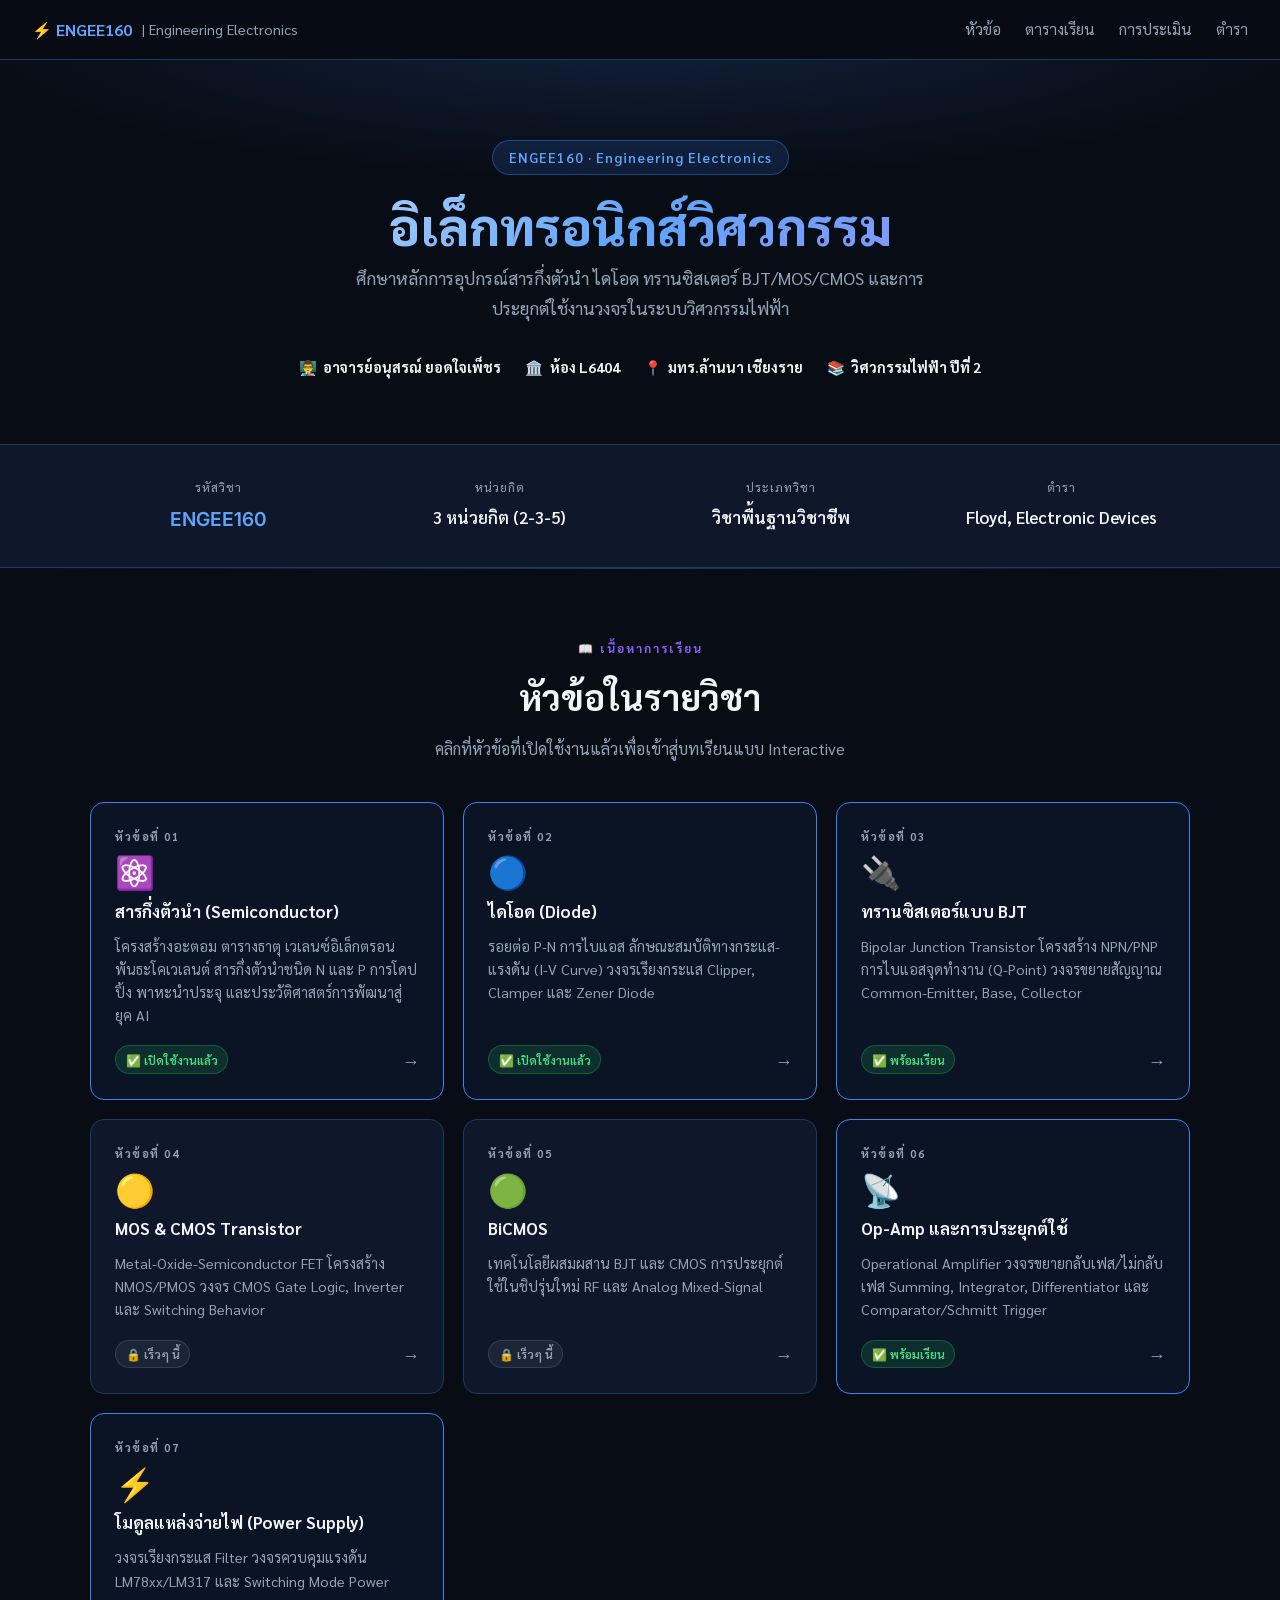
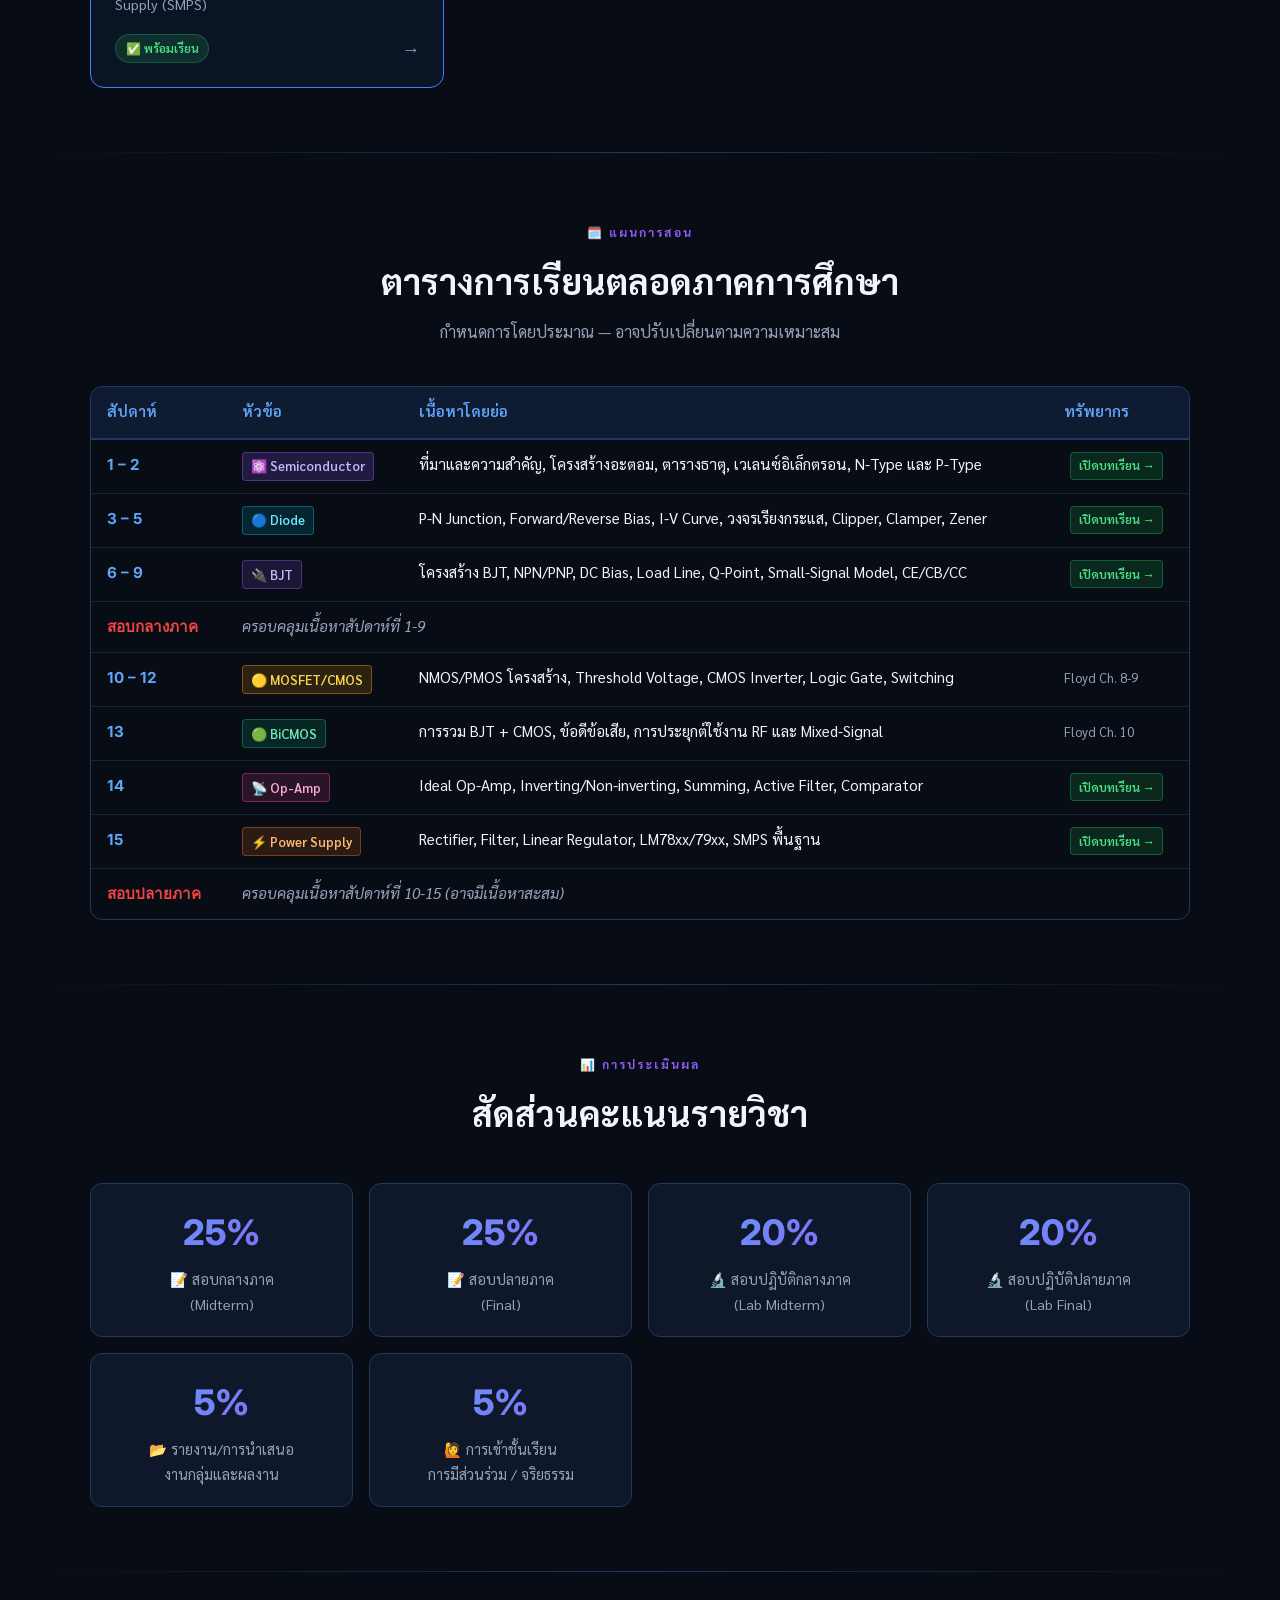
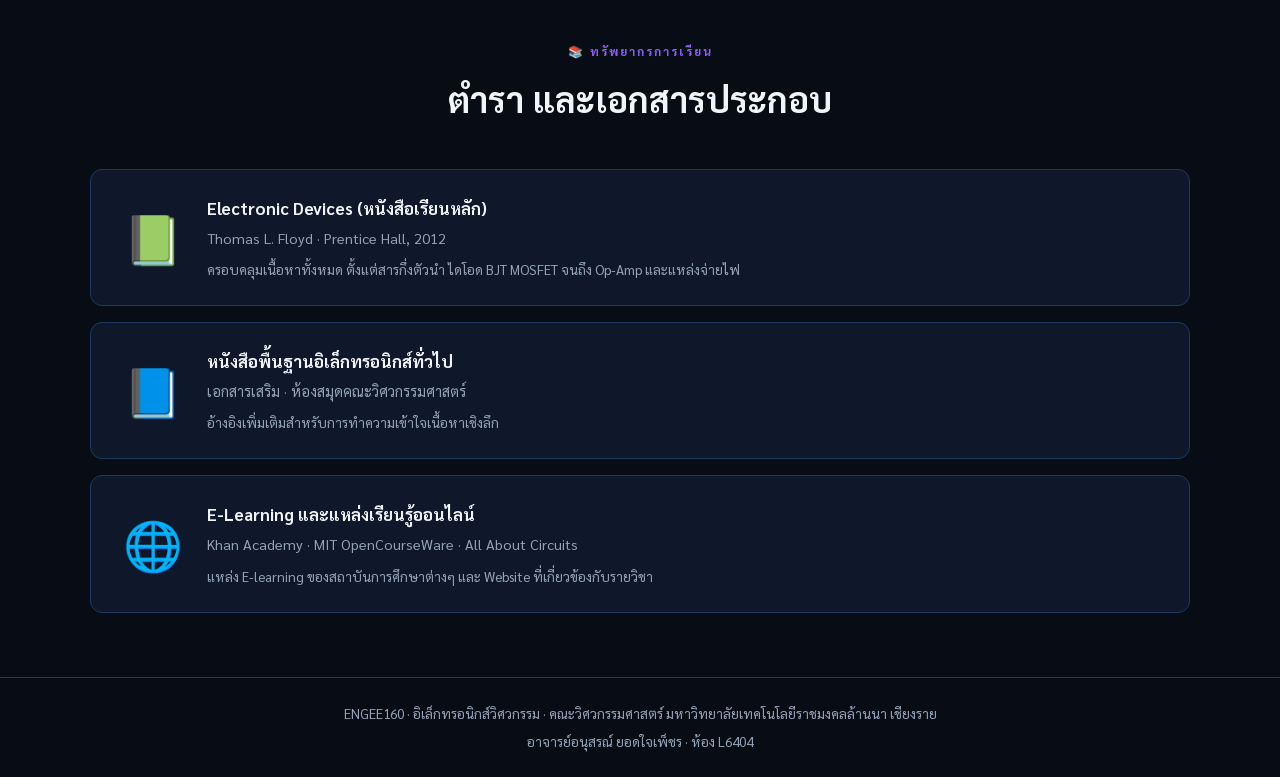
<file: index.html>
<!DOCTYPE html>
<html lang="th">
<head>
    <meta charset="UTF-8">
    <meta name="viewport" content="width=device-width, initial-scale=1.0">
    <title>ENGEE160 | อิเล็กทรอนิกส์วิศวกรรม</title>
    <meta name="description" content="เว็บไซต์ประกอบการเรียนวิชา ENGEE160 อิเล็กทรอนิกส์วิศวกรรม (Engineering Electronics) คณะวิศวกรรมศาสตร์ มทร.ล้านนา เชียงราย">
    <link rel="preconnect" href="https://fonts.googleapis.com">
    <link href="https://fonts.googleapis.com/css2?family=Sarabun:wght@300;400;500;600;700;800&family=Inter:wght@400;600;700&display=swap" rel="stylesheet">
    <style>
        :root {
            --bg:#080c14; --surface:#0f172a; --border:#1e3a5f;
            --primary:#3b82f6; --primary-glow:#60a5fa;
            --accent:#8b5cf6; --green:#22c55e; --red:#ef4444;
            --text:#f1f5f9; --muted:#94a3b8;
            --card-hover:rgba(59,130,246,0.06);
        }
        *{box-sizing:border-box;margin:0;padding:0}
        html{scroll-behavior:smooth}
        body{font-family:'Sarabun',sans-serif;background:var(--bg);color:var(--text);line-height:1.7;min-height:100vh}

        nav{position:sticky;top:0;z-index:100;background:rgba(8,12,20,0.88);backdrop-filter:blur(16px);border-bottom:1px solid var(--border);padding:0 2rem;display:flex;align-items:center;justify-content:space-between;height:60px}
        .nav-brand{display:flex;align-items:center;gap:.6rem;font-size:1rem;font-weight:700;color:var(--primary-glow);text-decoration:none}
        .nav-brand span{color:var(--muted);font-weight:400;font-size:.9rem}
        .nav-links{display:flex;gap:1.5rem}
        .nav-links a{color:var(--muted);text-decoration:none;font-size:.95rem;transition:color .2s}
        .nav-links a:hover{color:var(--text)}

        .hero{position:relative;overflow:hidden;padding:5rem 2rem 4rem;text-align:center;background:radial-gradient(ellipse 80% 60% at 50% -10%,rgba(59,130,246,0.18) 0%,transparent 70%)}
        .course-badge{display:inline-block;background:rgba(59,130,246,0.15);border:1px solid rgba(59,130,246,0.4);color:var(--primary-glow);padding:.3rem 1rem;border-radius:999px;font-size:.85rem;font-weight:600;letter-spacing:1px;margin-bottom:1.2rem}
        .hero h1{font-size:clamp(2rem,5vw,3.2rem);font-weight:800;line-height:1.2;background:linear-gradient(135deg,#f1f5f9 0%,#60a5fa 50%,#a78bfa 100%);-webkit-background-clip:text;-webkit-text-fill-color:transparent;background-clip:text;margin-bottom:.5rem}
        .hero-sub{font-size:1.1rem;color:var(--muted);max-width:600px;margin:0 auto 2rem}
        .hero-meta{display:flex;flex-wrap:wrap;justify-content:center;gap:1.5rem;font-size:.9rem}
        .hero-meta-item{display:flex;align-items:center;gap:.4rem;color:var(--muted)}
        .hero-meta-item strong{color:var(--text)}

        section{padding:4rem 2rem}
        .container{max-width:1100px;margin:0 auto}
        .section-header{text-align:center;margin-bottom:2.5rem}
        .section-tag{display:inline-block;font-size:.75rem;font-weight:700;letter-spacing:2px;text-transform:uppercase;color:var(--accent);margin-bottom:.5rem}
        .section-header h2{font-size:clamp(1.6rem,3vw,2.2rem);font-weight:700}
        .section-header p{color:var(--muted);margin-top:.5rem;font-size:1rem}

        .info-strip{background:var(--surface);border-top:1px solid var(--border);border-bottom:1px solid var(--border);padding:2rem}
        .info-grid{display:grid;grid-template-columns:repeat(auto-fit,minmax(200px,1fr));gap:1.5rem;max-width:1100px;margin:0 auto}
        .info-item{text-align:center}
        .info-item .label{font-size:.78rem;text-transform:uppercase;letter-spacing:1px;color:var(--muted);margin-bottom:.3rem}
        .info-item .value{font-size:1.05rem;font-weight:600}
        .info-item .value.code{font-family:'Inter',monospace;color:var(--primary-glow);font-size:1.2rem}

        .topics-grid{display:grid;grid-template-columns:repeat(auto-fill,minmax(300px,1fr));gap:1.2rem}
        .topic-card{background:var(--surface);border:1px solid var(--border);border-radius:14px;padding:1.5rem;text-decoration:none;color:inherit;display:flex;flex-direction:column;gap:.6rem;transition:transform .2s,border-color .2s,box-shadow .2s,background .2s;position:relative;overflow:hidden}
        .topic-card::before{content:'';position:absolute;top:0;left:0;right:0;height:3px;background:linear-gradient(90deg,var(--ca),var(--cb));opacity:0;transition:opacity .2s}
        .topic-card:hover{transform:translateY(-4px);border-color:var(--ca,var(--primary));box-shadow:0 8px 32px rgba(0,0,0,.4);background:var(--card-hover)}
        .topic-card:hover::before{opacity:1}
        .topic-card.live{border-color:var(--primary);background:rgba(59,130,246,.07)}
        .topic-card.live:hover{box-shadow:0 8px 32px rgba(59,130,246,.2)}
        .card-number{font-size:.7rem;font-weight:700;letter-spacing:1.5px;text-transform:uppercase;color:var(--muted)}
        .card-icon{font-size:2rem;line-height:1}
        .card-title{font-size:1.05rem;font-weight:700}
        .card-desc{font-size:.9rem;color:var(--muted);line-height:1.6;flex:1}
        .card-footer{display:flex;align-items:center;justify-content:space-between;margin-top:.5rem}
        .card-tag{font-size:.75rem;padding:.2rem .6rem;border-radius:999px;font-weight:600}
        .tag-ok{background:rgba(34,197,94,.15);color:#4ade80;border:1px solid rgba(34,197,94,.3)}
        .tag-soon{background:rgba(148,163,184,.1);color:var(--muted);border:1px solid rgba(148,163,184,.2)}
        .card-arrow{color:var(--muted);font-size:1.1rem;transition:transform .2s,color .2s}
        .topic-card:hover .card-arrow{transform:translateX(4px);color:var(--text)}

        .schedule-table{width:100%;border-collapse:collapse;font-size:.95rem}
        .schedule-table th{background:rgba(59,130,246,.12);color:var(--primary-glow);padding:.8rem 1rem;text-align:left;font-weight:600;border-bottom:2px solid var(--border)}
        .schedule-table td{padding:.75rem 1rem;border-bottom:1px solid rgba(30,58,95,.5);vertical-align:top}
        .schedule-table tr:hover td{background:rgba(59,130,246,.04)}
        .schedule-table tr:last-child td{border-bottom:none}
        .wk{font-weight:700;color:var(--primary-glow);font-family:'Inter',monospace;white-space:nowrap}
        .badge{display:inline-block;padding:.15rem .5rem;border-radius:4px;font-size:.82rem;font-weight:600;border:1px solid}
        .lnk{display:inline-block;background:rgba(34,197,94,.15);border:1px solid rgba(34,197,94,.35);color:#4ade80;padding:.15rem .5rem;border-radius:4px;font-size:.78rem;font-weight:600;text-decoration:none;margin-left:.4rem}
        .lnk:hover{background:rgba(34,197,94,.25)}

        .assess-grid{display:grid;grid-template-columns:repeat(auto-fill,minmax(220px,1fr));gap:1rem}
        .assess-card{background:var(--surface);border:1px solid var(--border);border-radius:12px;padding:1.2rem;text-align:center}
        .assess-pct{font-size:2.2rem;font-weight:800;font-family:'Inter',sans-serif;background:linear-gradient(135deg,var(--primary-glow),var(--accent));-webkit-background-clip:text;-webkit-text-fill-color:transparent;background-clip:text}
        .assess-label{font-size:.9rem;color:var(--muted);margin-top:.3rem}

        .book-card{background:var(--surface);border:1px solid var(--border);border-radius:12px;padding:1.5rem 2rem;display:flex;align-items:center;gap:1.5rem}
        .book-icon{font-size:3rem;flex-shrink:0}
        .book-title{font-size:1.05rem;font-weight:700}
        .book-author{font-size:.9rem;color:var(--muted);margin-top:.2rem}

        .divider{height:1px;background:linear-gradient(90deg,transparent,var(--border),transparent);margin:0 2rem}
        footer{border-top:1px solid var(--border);padding:1.5rem 2rem;text-align:center;color:var(--muted);font-size:.85rem}

        @keyframes pulse-glow{0%,100%{box-shadow:0 0 0 0 rgba(59,130,246,.4)}50%{box-shadow:0 0 0 8px rgba(59,130,246,0)}}
        .pulse{animation:pulse-glow 2.5s ease-in-out infinite}

        @media(max-width:640px){nav{padding:0 1rem}.nav-links{display:none}.hero{padding:3rem 1rem 2.5rem}section{padding:2.5rem 1rem}.book-card{flex-direction:column;text-align:center}}
    </style>
</head>
<body>

<nav>
    <a href="#" class="nav-brand">
        ⚡ ENGEE160 <span>| Engineering Electronics</span>
    </a>
    <div class="nav-links">
        <a href="#topics">หัวข้อ</a>
        <a href="#schedule">ตารางเรียน</a>
        <a href="#assessment">การประเมิน</a>
        <a href="#references">ตำรา</a>
    </div>
</nav>

<section class="hero">
    <div class="course-badge">ENGEE160 · Engineering Electronics</div>
    <h1>อิเล็กทรอนิกส์วิศวกรรม</h1>
    <p class="hero-sub">
        ศึกษาหลักการอุปกรณ์สารกึ่งตัวนำ ไดโอด ทรานซิสเตอร์ BJT/MOS/CMOS
        และการประยุกต์ใช้งานวงจรในระบบวิศวกรรมไฟฟ้า
    </p>
    <div class="hero-meta">
        <div class="hero-meta-item">👨‍🏫 <strong>อาจารย์อนุสรณ์ ยอดใจเพ็ชร</strong></div>
        <div class="hero-meta-item">🏛️ <strong>ห้อง L6404</strong></div>
        <div class="hero-meta-item">📍 <strong>มทร.ล้านนา เชียงราย</strong></div>
        <div class="hero-meta-item">📚 <strong>วิศวกรรมไฟฟ้า ปีที่ 2</strong></div>
    </div>
</section>

<div class="info-strip">
    <div class="info-grid">
        <div class="info-item"><div class="label">รหัสวิชา</div><div class="value code">ENGEE160</div></div>
        <div class="info-item"><div class="label">หน่วยกิต</div><div class="value">3 หน่วยกิต (2-3-5)</div></div>
        <div class="info-item"><div class="label">ประเภทวิชา</div><div class="value">วิชาพื้นฐานวิชาชีพ</div></div>
        <div class="info-item"><div class="label">ตำรา</div><div class="value">Floyd, Electronic Devices</div></div>
    </div>
</div>

<div class="divider"></div>

<section id="topics">
    <div class="container">
        <div class="section-header">
            <div class="section-tag">📖 เนื้อหาการเรียน</div>
            <h2>หัวข้อในรายวิชา</h2>
            <p>คลิกที่หัวข้อที่เปิดใช้งานแล้วเพื่อเข้าสู่บทเรียนแบบ Interactive</p>
        </div>
        <div class="topics-grid">

            <a href="Semiconductor/index.html" class="topic-card live pulse" style="--ca:#3b82f6;--cb:#8b5cf6">
                <div class="card-number">หัวข้อที่ 01</div>
                <div class="card-icon">⚛️</div>
                <div class="card-title">สารกึ่งตัวนำ (Semiconductor)</div>
                <div class="card-desc">โครงสร้างอะตอม ตารางธาตุ เวเลนซ์อิเล็กตรอน พันธะโคเวเลนต์ สารกึ่งตัวนำชนิด N และ P การโดปปิ้ง พาหะนำประจุ และประวัติศาสตร์การพัฒนาสู่ยุค AI</div>
                <div class="card-footer">
                    <span class="card-tag tag-ok">✅ เปิดใช้งานแล้ว</span>
                    <span class="card-arrow">→</span>
                </div>
            </a>

            <a href="Diode/index.html" class="topic-card live pulse" style="--ca:#06b6d4;--cb:#3b82f6">
                <div class="card-number">หัวข้อที่ 02</div>
                <div class="card-icon">🔵</div>
                <div class="card-title">ไดโอด (Diode)</div>
                <div class="card-desc">รอยต่อ P-N การไบแอส ลักษณะสมบัติทางกระแส-แรงดัน (I-V Curve) วงจรเรียงกระแส Clipper, Clamper และ Zener Diode</div>
                <div class="card-footer"><span class="card-tag tag-ok">✅ เปิดใช้งานแล้ว</span><span class="card-arrow">→</span></div>
            </a>

            <a href="BJT/index.html" class="topic-card live pulse" style="--ca:#8b5cf6;--cb:#ec4899">
                <div class="card-number">หัวข้อที่ 03</div>
                <div class="card-icon">🔌</div>
                <div class="card-title">ทรานซิสเตอร์แบบ BJT</div>
                <div class="card-desc">Bipolar Junction Transistor โครงสร้าง NPN/PNP การไบแอสจุดทำงาน (Q-Point) วงจรขยายสัญญาณ Common-Emitter, Base, Collector</div>
                <div class="card-footer"><span class="card-tag tag-ok">✅ พร้อมเรียน</span><span class="card-arrow">→</span></div>
            </a>

            <div class="topic-card" style="--ca:#f59e0b;--cb:#ef4444">
                <div class="card-number">หัวข้อที่ 04</div>
                <div class="card-icon">🟡</div>
                <div class="card-title">MOS & CMOS Transistor</div>
                <div class="card-desc">Metal-Oxide-Semiconductor FET โครงสร้าง NMOS/PMOS วงจร CMOS Gate Logic, Inverter และ Switching Behavior</div>
                <div class="card-footer"><span class="card-tag tag-soon">🔒 เร็วๆ นี้</span><span class="card-arrow">→</span></div>
            </div>

            <div class="topic-card" style="--ca:#10b981;--cb:#06b6d4">
                <div class="card-number">หัวข้อที่ 05</div>
                <div class="card-icon">🟢</div>
                <div class="card-title">BiCMOS</div>
                <div class="card-desc">เทคโนโลยีผสมผสาน BJT และ CMOS การประยุกต์ใช้ในชิปรุ่นใหม่ RF และ Analog Mixed-Signal</div>
                <div class="card-footer"><span class="card-tag tag-soon">🔒 เร็วๆ นี้</span><span class="card-arrow">→</span></div>
            </div>

            <a href="OpAmp/index.html" class="topic-card live pulse" style="--ca:#ec4899;--cb:#8b5cf6">
                <div class="card-number">หัวข้อที่ 06</div>
                <div class="card-icon">📡</div>
                <div class="card-title">Op-Amp และการประยุกต์ใช้</div>
                <div class="card-desc">Operational Amplifier วงจรขยายกลับเฟส/ไม่กลับเฟส Summing, Integrator, Differentiator และ Comparator/Schmitt Trigger</div>
                <div class="card-footer"><span class="card-tag tag-ok">✅ พร้อมเรียน</span><span class="card-arrow">→</span></div>
            </a>

            <a href="PowerSupply/index.html" class="topic-card live pulse" style="--ca:#f97316;--cb:#eab308">
                <div class="card-number">หัวข้อที่ 07</div>
                <div class="card-icon">⚡</div>
                <div class="card-title">โมดูลแหล่งจ่ายไฟ (Power Supply)</div>
                <div class="card-desc">วงจรเรียงกระแส Filter วงจรควบคุมแรงดัน LM78xx/LM317 และ Switching Mode Power Supply (SMPS)</div>
                <div class="card-footer"><span class="card-tag tag-ok">✅ พร้อมเรียน</span><span class="card-arrow">→</span></div>
            </a>

        </div>
    </div>
</section>

<div class="divider"></div>

<section id="schedule">
    <div class="container">
        <div class="section-header">
            <div class="section-tag">🗓️ แผนการสอน</div>
            <h2>ตารางการเรียนตลอดภาคการศึกษา</h2>
            <p>กำหนดการโดยประมาณ — อาจปรับเปลี่ยนตามความเหมาะสม</p>
        </div>
        <div style="overflow-x:auto;border-radius:12px;border:1px solid var(--border)">
        <table class="schedule-table">
            <thead>
                <tr><th>สัปดาห์</th><th>หัวข้อ</th><th>เนื้อหาโดยย่อ</th><th>ทรัพยากร</th></tr>
            </thead>
            <tbody>
                <tr>
                    <td class="wk">1 – 2</td>
                    <td><span class="badge" style="background:rgba(139,92,246,.2);border-color:rgba(139,92,246,.4);color:#c4b5fd">⚛️ Semiconductor</span></td>
                    <td>ที่มาและความสำคัญ, โครงสร้างอะตอม, ตารางธาตุ, เวเลนซ์อิเล็กตรอน, N-Type และ P-Type</td>
                    <td><a href="Semiconductor/index.html" class="lnk">เปิดบทเรียน →</a></td>
                </tr>
                <tr>
                    <td class="wk">3 – 5</td>
                    <td><span class="badge" style="background:rgba(6,182,212,.15);border-color:rgba(6,182,212,.4);color:#67e8f9">🔵 Diode</span></td>
                    <td>P-N Junction, Forward/Reverse Bias, I-V Curve, วงจรเรียงกระแส, Clipper, Clamper, Zener</td>
                    <td><a href="Diode/index.html" class="lnk">เปิดบทเรียน →</a></td>
                </tr>
                <tr>
                    <td class="wk">6 – 9</td>
                    <td><span class="badge" style="background:rgba(139,92,246,.15);border-color:rgba(139,92,246,.4);color:#c4b5fd">🔌 BJT</span></td>
                    <td>โครงสร้าง BJT, NPN/PNP, DC Bias, Load Line, Q-Point, Small-Signal Model, CE/CB/CC</td>
                    <td><a href="BJT/index.html" class="lnk">เปิดบทเรียน →</a></td>
                </tr>
                <tr>
                    <td class="wk" style="color:var(--red)">สอบกลางภาค</td>
                    <td colspan="3" style="color:var(--muted);font-style:italic">ครอบคลุมเนื้อหาสัปดาห์ที่ 1-9</td>
                </tr>
                <tr>
                    <td class="wk">10 – 12</td>
                    <td><span class="badge" style="background:rgba(245,158,11,.15);border-color:rgba(245,158,11,.4);color:#fcd34d">🟡 MOSFET/CMOS</span></td>
                    <td>NMOS/PMOS โครงสร้าง, Threshold Voltage, CMOS Inverter, Logic Gate, Switching</td>
                    <td><span style="color:var(--muted);font-size:.8rem">Floyd Ch. 8-9</span></td>
                </tr>
                <tr>
                    <td class="wk">13</td>
                    <td><span class="badge" style="background:rgba(16,185,129,.15);border-color:rgba(16,185,129,.4);color:#6ee7b7">🟢 BiCMOS</span></td>
                    <td>การรวม BJT + CMOS, ข้อดีข้อเสีย, การประยุกต์ใช้งาน RF และ Mixed-Signal</td>
                    <td><span style="color:var(--muted);font-size:.8rem">Floyd Ch. 10</span></td>
                </tr>
                <tr>
                    <td class="wk">14</td>
                    <td><span class="badge" style="background:rgba(236,72,153,.15);border-color:rgba(236,72,153,.4);color:#f9a8d4">📡 Op-Amp</span></td>
                    <td>Ideal Op-Amp, Inverting/Non-inverting, Summing, Active Filter, Comparator</td>
                    <td><a href="OpAmp/index.html" class="lnk">เปิดบทเรียน →</a></td>
                </tr>
                <tr>
                    <td class="wk">15</td>
                    <td><span class="badge" style="background:rgba(249,115,22,.15);border-color:rgba(249,115,22,.4);color:#fdba74">⚡ Power Supply</span></td>
                    <td>Rectifier, Filter, Linear Regulator, LM78xx/79xx, SMPS พื้นฐาน</td>
                    <td><a href="PowerSupply/index.html" class="lnk">เปิดบทเรียน →</a></td>
                </tr>
                <tr>
                    <td class="wk" style="color:var(--red)">สอบปลายภาค</td>
                    <td colspan="3" style="color:var(--muted);font-style:italic">ครอบคลุมเนื้อหาสัปดาห์ที่ 10-15 (อาจมีเนื้อหาสะสม)</td>
                </tr>
            </tbody>
        </table>
        </div>
    </div>
</section>

<div class="divider"></div>

<section id="assessment">
    <div class="container">
        <div class="section-header">
            <div class="section-tag">📊 การประเมินผล</div>
            <h2>สัดส่วนคะแนนรายวิชา</h2>
        </div>
        <div class="assess-grid">
            <div class="assess-card"><div class="assess-pct">25%</div><div class="assess-label">📝 สอบกลางภาค<br>(Midterm)</div></div>
            <div class="assess-card"><div class="assess-pct">25%</div><div class="assess-label">📝 สอบปลายภาค<br>(Final)</div></div>
            <div class="assess-card"><div class="assess-pct">20%</div><div class="assess-label">🔬 สอบปฏิบัติกลางภาค<br>(Lab Midterm)</div></div>
            <div class="assess-card"><div class="assess-pct">20%</div><div class="assess-label">🔬 สอบปฏิบัติปลายภาค<br>(Lab Final)</div></div>
            <div class="assess-card"><div class="assess-pct">5%</div><div class="assess-label">📂 รายงาน/การนำเสนอ<br>งานกลุ่มและผลงาน</div></div>
            <div class="assess-card"><div class="assess-pct">5%</div><div class="assess-label">🙋 การเข้าชั้นเรียน<br>การมีส่วนร่วม / จริยธรรม</div></div>
        </div>
    </div>
</section>

<div class="divider"></div>

<section id="references">
    <div class="container">
        <div class="section-header">
            <div class="section-tag">📚 ทรัพยากรการเรียน</div>
            <h2>ตำรา และเอกสารประกอบ</h2>
        </div>
        <div style="display:flex;flex-direction:column;gap:1rem">
            <div class="book-card">
                <div class="book-icon">📗</div>
                <div>
                    <div class="book-title">Electronic Devices (หนังสือเรียนหลัก)</div>
                    <div class="book-author">Thomas L. Floyd · Prentice Hall, 2012</div>
                    <div style="margin-top:.5rem;font-size:.85rem;color:var(--muted)">ครอบคลุมเนื้อหาทั้งหมด ตั้งแต่สารกึ่งตัวนำ ไดโอด BJT MOSFET จนถึง Op-Amp และแหล่งจ่ายไฟ</div>
                </div>
            </div>
            <div class="book-card">
                <div class="book-icon">📘</div>
                <div>
                    <div class="book-title">หนังสือพื้นฐานอิเล็กทรอนิกส์ทั่วไป</div>
                    <div class="book-author">เอกสารเสริม · ห้องสมุดคณะวิศวกรรมศาสตร์</div>
                    <div style="margin-top:.5rem;font-size:.85rem;color:var(--muted)">อ้างอิงเพิ่มเติมสำหรับการทำความเข้าใจเนื้อหาเชิงลึก</div>
                </div>
            </div>
            <div class="book-card">
                <div class="book-icon">🌐</div>
                <div>
                    <div class="book-title">E-Learning และแหล่งเรียนรู้ออนไลน์</div>
                    <div class="book-author">Khan Academy · MIT OpenCourseWare · All About Circuits</div>
                    <div style="margin-top:.5rem;font-size:.85rem;color:var(--muted)">แหล่ง E-learning ของสถาบันการศึกษาต่างๆ และ Website ที่เกี่ยวข้องกับรายวิชา</div>
                </div>
            </div>
        </div>
    </div>
</section>

<footer>
    <p>ENGEE160 · อิเล็กทรอนิกส์วิศวกรรม · คณะวิศวกรรมศาสตร์ มหาวิทยาลัยเทคโนโลยีราชมงคลล้านนา เชียงราย</p>
    <p style="margin-top:.3rem">อาจารย์อนุสรณ์ ยอดใจเพ็ชร · ห้อง L6404</p>
</footer>

</body>
</html>
</file>
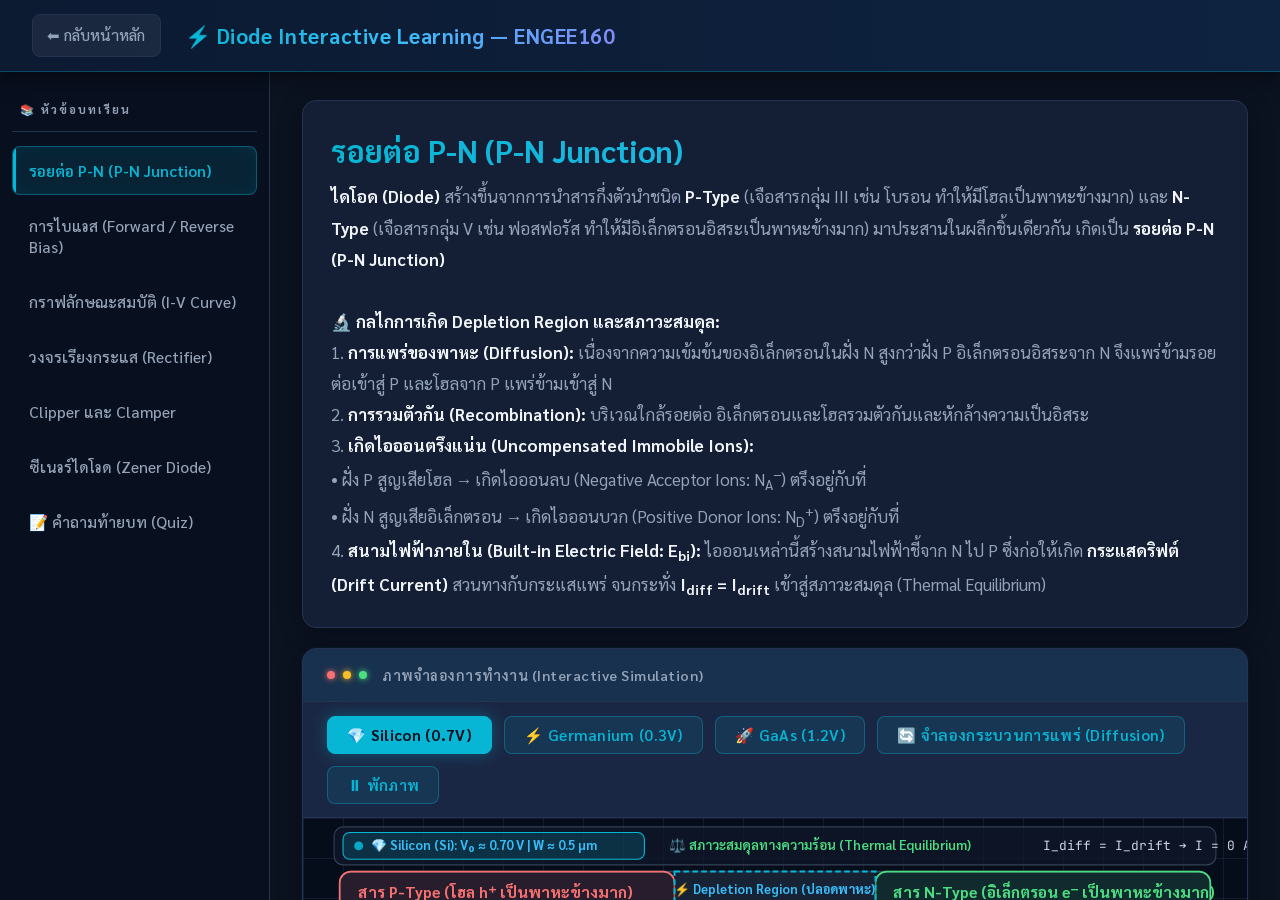
<file: Diode/index.html>
<!DOCTYPE html>
<html lang="th">
<head>
    <meta charset="UTF-8">
    <meta name="viewport" content="width=device-width, initial-scale=1.0">
    <meta http-equiv="Cache-Control" content="no-cache, no-store, must-revalidate">
    <meta http-equiv="Pragma" content="no-cache">
    <meta http-equiv="Expires" content="0">
    <title>ไดโอด (Diode) — ENGEE160 Electronics</title>
    <meta name="description" content="บทเรียนไดโอดแบบอินเทอร์แอคทีฟ: รอยต่อ P-N, I-V Curve, วงจรเรียงกระแส, Clipper, Clamper, Zener Diode">
    <link rel="stylesheet" href="style.css?v=2">
</head>
<body>
    <header>
        <a href="../index.html" class="back-btn">⬅ กลับหน้าหลัก</a>
        <div class="logo">⚡ Diode Interactive Learning — ENGEE160</div>
    </header>

    <div class="app-container">
        <aside id="sidebar">
            <div class="sidebar-label">📚 หัวข้อบทเรียน</div>
            <!-- Navigation injected by JS -->
        </aside>

        <main>
            <!-- Title Card -->
            <div class="card" id="info-card">
                <h1 id="topic-title">หัวข้อบทเรียน</h1>
                <p class="desc-text" id="topic-desc"></p>
            </div>

            <!-- Simulator Card -->
            <div class="simulator-card" id="sim-card">
                <div class="sim-header">
                    <div class="sim-dot red"></div>
                    <div class="sim-dot yellow"></div>
                    <div class="sim-dot green"></div>
                    &nbsp; ภาพจำลองการทำงาน (Interactive Simulation)
                </div>
                <div class="simulator-controls" id="sim-controls"></div>
                <div class="simulator-canvas" id="canvas-container">
                    <!-- SVG injected here -->
                </div>
            </div>

            <!-- Extra Info Card -->
            <div class="extra-card" id="extra-info-card">
                <div id="topic-extra"></div>
            </div>
        </main>
    </div>

    <script src="../common/certificate-engine.js?v=2"></script>
    <script src="../common/quiz-engine.js?v=2"></script>
    <script src="quiz-data.js?v=2"></script>
    <script src="script.js?v=2"></script>
</body>
</html>
</file>
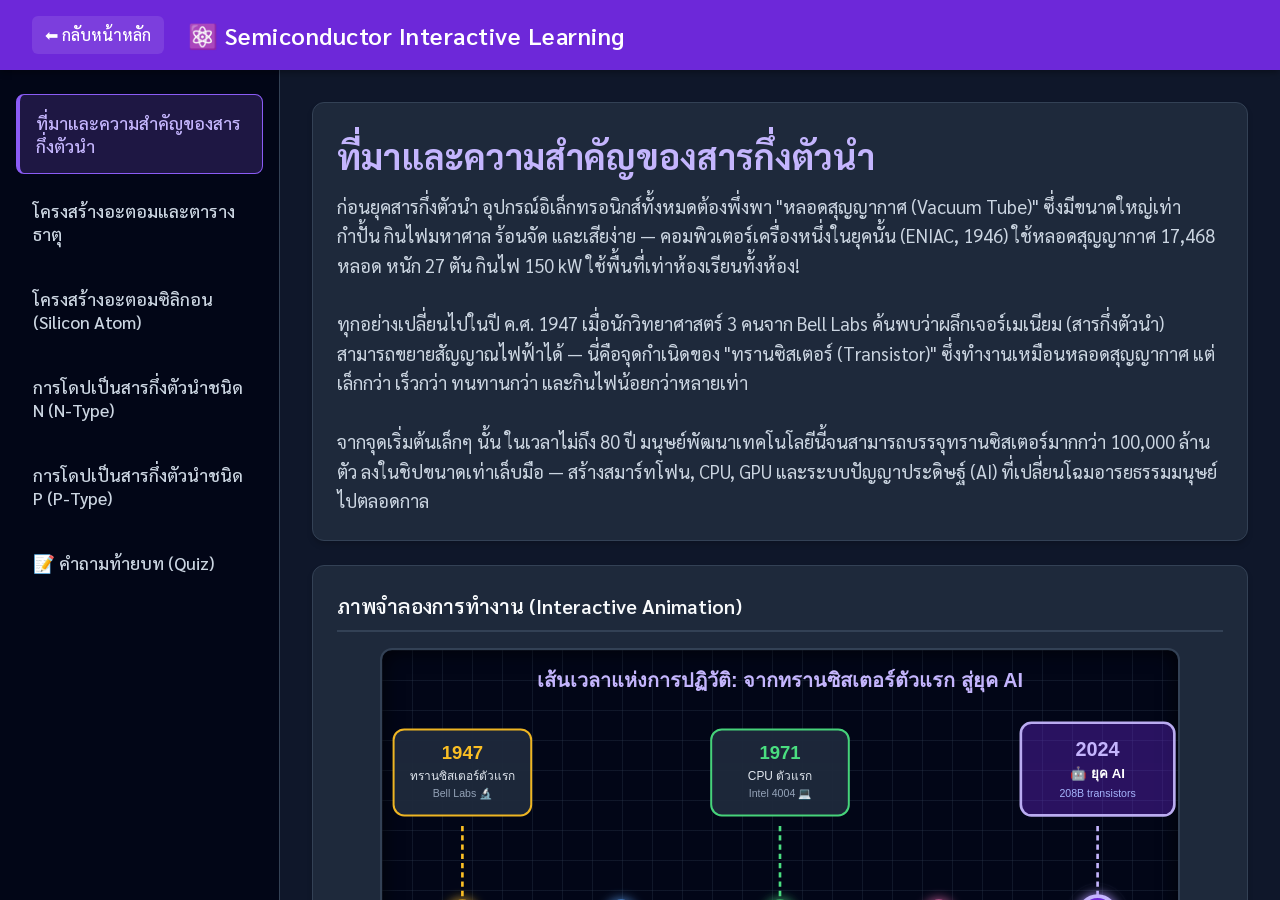
<file: Semiconductor/index.html>
<!DOCTYPE html>
<html lang="th">
<head>
    <meta charset="UTF-8">
    <meta name="viewport" content="width=device-width, initial-scale=1.0">
    <meta http-equiv="Cache-Control" content="no-cache, no-store, must-revalidate">
    <meta http-equiv="Pragma" content="no-cache">
    <meta http-equiv="Expires" content="0">
    <title>Electronic Engineering: Semiconductor</title>
    <link rel="stylesheet" href="style.css?v=2">
</head>
<body>
    <header>
        <a href="../index.html" class="back-btn">⬅ กลับหน้าหลัก</a>
        <div class="logo">⚛️ Semiconductor Interactive Learning</div>
    </header>
    <div class="app-container">
        <aside id="sidebar">
            <!-- Navigation will be generated by JS -->
        </aside>
        
        <main>
            <div class="card" id="info-card">
                <h1 id="topic-title">Topic Title</h1>
                <p id="topic-desc">Description goes here...</p>
            </div>

            <div class="card simulator-card">
                <h2>ภาพจำลองการทำงาน (Interactive Animation)</h2>
                <div class="simulator-controls" id="sim-controls">
                    <!-- Dynamic controls (play/pause/interact) -->
                </div>
                <div class="simulator-canvas">
                    <svg viewBox="0 0 600 400" id="anim-svg">
                        <defs>
                            <filter id="glow" x="-20%" y="-20%" width="140%" height="140%">
                                <feGaussianBlur stdDeviation="3" result="blur" />
                                <feMerge>
                                    <feMergeNode in="blur" />
                                    <feMergeNode in="SourceGraphic" />
                                </feMerge>
                            </filter>
                            <radialGradient id="atom-grad" cx="30%" cy="30%" r="70%">
                                <stop offset="0%" stop-color="#60a5fa" />
                                <stop offset="100%" stop-color="#1e3a8a" />
                            </radialGradient>
                            <radialGradient id="dopant-n-grad" cx="30%" cy="30%" r="70%">
                                <stop offset="0%" stop-color="#4ade80" />
                                <stop offset="100%" stop-color="#14532d" />
                            </radialGradient>
                            <radialGradient id="dopant-p-grad" cx="30%" cy="30%" r="70%">
                                <stop offset="0%" stop-color="#f87171" />
                                <stop offset="100%" stop-color="#7f1d1d" />
                            </radialGradient>
                        </defs>
                        <!-- Dynamic SVG Content -->
                        <g id="svg-container"></g>
                    </svg>
                </div>
            </div>

            <div class="card" id="extra-info-card">
                <h2>เกร็ดความรู้เพิ่มเติม (Key Takeaways)</h2>
                <div id="topic-extra" class="example-text"></div>
            </div>
        </main>
    </div>
    <script src="../common/certificate-engine.js?v=2"></script>
    <script src="../common/quiz-engine.js?v=2"></script>
    <script src="quiz-data.js?v=2"></script>
    <script src="script.js?v=2"></script>
</body>
</html>
</file>
<file: Diode/style.css>
@import url('https://fonts.googleapis.com/css2?family=Sarabun:wght@300;400;500;600;700&family=JetBrains+Mono:wght@400;600&display=swap');

:root {
    --primary: #06b6d4;
    --primary-dark: #0891b2;
    --primary-glow: rgba(6, 182, 212, 0.35);
    --bg: #0b1220;
    --surface: #141f35;
    --surface-2: #1a2744;
    --text: #f1f5f9;
    --text-light: #94a3b8;
    --border: #253352;
    --sidebar-bg: #080f1e;
    --electron: #fbbf24;
    --hole: #f87171;
    --green: #4ade80;
    --red: #f87171;
    --purple: #a78bfa;
}

* { box-sizing: border-box; margin: 0; padding: 0; }

body {
    font-family: 'Sarabun', sans-serif;
    background-color: var(--bg);
    color: var(--text);
    line-height: 1.7;
    display: flex;
    flex-direction: column;
    height: 100vh;
    overflow: hidden;
}

/* ===== HEADER ===== */
header {
    background: linear-gradient(90deg, #0c1a32, #0e2340);
    color: white;
    padding: 0.9rem 2rem;
    box-shadow: 0 4px 20px rgba(0, 0, 0, 0.5);
    z-index: 10;
    display: flex;
    align-items: center;
    gap: 1.5rem;
    border-bottom: 1px solid rgba(6, 182, 212, 0.3);
}

.back-btn {
    color: var(--text-light);
    text-decoration: none;
    font-size: 0.95rem;
    background: rgba(255, 255, 255, 0.06);
    padding: 0.45rem 0.9rem;
    border-radius: 8px;
    transition: all 0.25s;
    font-weight: 500;
    border: 1px solid var(--border);
}
.back-btn:hover {
    background: rgba(6, 182, 212, 0.15);
    color: var(--primary);
    border-color: var(--primary);
    transform: translateX(-3px);
}

.logo {
    font-size: 1.3rem;
    font-weight: 700;
    letter-spacing: 0.5px;
    background: linear-gradient(90deg, #06b6d4, #38bdf8, #818cf8);
    -webkit-background-clip: text;
    -webkit-text-fill-color: transparent;
    background-clip: text;
}

/* ===== LAYOUT ===== */
.app-container { display: flex; flex: 1; overflow: hidden; }

/* ===== SIDEBAR ===== */
aside {
    width: 270px;
    min-width: 270px;
    background: var(--sidebar-bg);
    display: flex;
    flex-direction: column;
    padding: 1.5rem 0.75rem;
    gap: 0.4rem;
    overflow-y: auto;
    border-right: 1px solid var(--border);
}

.sidebar-label {
    font-size: 0.7rem;
    font-weight: 700;
    text-transform: uppercase;
    letter-spacing: 2px;
    color: var(--text-light);
    padding: 0.25rem 0.5rem 0.75rem;
    border-bottom: 1px solid var(--border);
    margin-bottom: 0.5rem;
}

.nav-btn {
    background: transparent;
    color: var(--text-light);
    border: 1px solid transparent;
    padding: 0.8rem 1rem;
    text-align: left;
    font-size: 0.97rem;
    font-weight: 500;
    border-radius: 8px;
    cursor: pointer;
    transition: all 0.2s ease;
    font-family: 'Sarabun', sans-serif;
    position: relative;
    overflow: hidden;
}
.nav-btn::before {
    content: '';
    position: absolute;
    left: 0; top: 0; bottom: 0;
    width: 3px;
    background: var(--primary);
    transform: scaleY(0);
    transition: transform 0.25s ease;
    border-radius: 0 2px 2px 0;
}
.nav-btn:hover {
    background: rgba(6, 182, 212, 0.08);
    color: var(--text);
    border-color: rgba(6, 182, 212, 0.2);
}
.nav-btn:hover::before { transform: scaleY(0.5); }
.nav-btn.active {
    background: rgba(6, 182, 212, 0.12);
    color: var(--primary);
    border-color: rgba(6, 182, 212, 0.4);
    font-weight: 600;
}
.nav-btn.active::before { transform: scaleY(1); }

/* ===== MAIN CONTENT ===== */
main {
    flex: 1;
    padding: 1.75rem 2rem;
    overflow-y: auto;
    display: flex;
    flex-direction: column;
    gap: 1.25rem;
    scrollbar-width: thin;
    scrollbar-color: var(--border) transparent;
}

/* ===== CARDS ===== */
.card {
    background: var(--surface);
    border-radius: 14px;
    padding: 1.5rem 1.75rem;
    border: 1px solid var(--border);
    box-shadow: 0 4px 24px rgba(0, 0, 0, 0.25);
    animation: cardIn 0.4s ease forwards;
    flex-shrink: 0;
}

@keyframes cardIn {
    from { opacity: 0; transform: translateY(12px); }
    to   { opacity: 1; transform: translateY(0); }
}

h1 {
    font-size: 1.9rem;
    background: linear-gradient(90deg, var(--primary), #38bdf8);
    -webkit-background-clip: text;
    -webkit-text-fill-color: transparent;
    background-clip: text;
    margin-bottom: 0.3rem;
    font-weight: 700;
}

h2 {
    font-size: 1.1rem;
    color: var(--text-light);
    font-weight: 500;
    display: flex;
    align-items: center;
    gap: 0.5rem;
}
h2::before {
    content: '';
    display: inline-block;
    width: 4px;
    height: 1rem;
    background: var(--primary);
    border-radius: 2px;
    margin-right: 0.25rem;
}

p, li { color: var(--text-light); font-size: 1.05rem; }

.desc-text {
    color: var(--text-light);
    font-size: 1.05rem;
    line-height: 1.85;
}
.desc-text b { color: var(--text); }

/* ===== SIMULATOR CARD ===== */
.simulator-card {
    background: var(--surface-2);
    border-radius: 14px;
    border: 1px solid var(--border);
    overflow: hidden;
    box-shadow: 0 4px 24px rgba(0, 0, 0, 0.3), 0 0 0 1px rgba(6, 182, 212, 0.05);
    flex-shrink: 0;
}

.sim-header {
    background: rgba(6, 182, 212, 0.07);
    padding: 0.85rem 1.5rem;
    border-bottom: 1px solid var(--border);
    display: flex;
    align-items: center;
    gap: 0.5rem;
    font-size: 0.9rem;
    color: var(--text-light);
    font-weight: 600;
    letter-spacing: 0.5px;
}
.sim-dot { width: 8px; height: 8px; border-radius: 50%; }
.sim-dot.red   { background: #f87171; box-shadow: 0 0 6px #f87171; }
.sim-dot.yellow{ background: #fbbf24; box-shadow: 0 0 6px #fbbf24; }
.sim-dot.green { background: #4ade80; box-shadow: 0 0 6px #4ade80; }

/* Simulator Controls */
.simulator-controls {
    display: flex;
    gap: 0.75rem;
    padding: 0.85rem 1.5rem;
    border-bottom: 1px solid var(--border);
    flex-wrap: wrap;
}

.btn-control {
    background: rgba(6, 182, 212, 0.1);
    color: var(--primary);
    border: 1px solid rgba(6, 182, 212, 0.35);
    padding: 0.5rem 1.2rem;
    border-radius: 8px;
    font-size: 0.95rem;
    font-weight: 600;
    cursor: pointer;
    font-family: 'Sarabun', sans-serif;
    transition: all 0.2s;
    letter-spacing: 0.3px;
}
.btn-control:hover {
    background: rgba(6, 182, 212, 0.25);
    border-color: var(--primary);
    box-shadow: 0 0 15px var(--primary-glow);
    transform: translateY(-1px);
}
.btn-control:active { transform: translateY(0); }
.btn-control.active {
    background: var(--primary);
    color: #080f1e;
    border-color: var(--primary);
    box-shadow: 0 0 16px var(--primary-glow);
    font-weight: 700;
}

/* Simulator Canvas */
.simulator-canvas {
    background: #060d1a;
    background-image:
        linear-gradient(rgba(37, 51, 82, 0.4) 1px, transparent 1px),
        linear-gradient(90deg, rgba(37, 51, 82, 0.4) 1px, transparent 1px);
    background-size: 40px 40px;
    position: relative;
    width: 100%;
    min-height: 350px;
    aspect-ratio: 16 / 7;
    overflow: hidden;
}

#anim-svg {
    width: 100%;
    height: 100%;
    position: absolute;
    top: 0; left: 0;
}

#svg-container {
    width: 100%;
    height: 100%;
}

/* ===== EXTRA CARD ===== */
.extra-card {
    background: var(--surface);
    border-radius: 14px;
    padding: 1.5rem 1.75rem;
    border: 1px solid var(--border);
    animation: cardIn 0.4s ease 0.1s both;
    flex-shrink: 0;
}

/* Table styles */
table { width: 100%; border-collapse: collapse; font-size: 1rem; }
th, td { padding: 0.6rem 1rem; border: 1px solid #253352; }
th { background: rgba(6, 182, 212, 0.12); color: var(--text); font-weight: 600; }
td { color: var(--text-light); }
tr:hover td { background: rgba(255,255,255,0.02); }

/* Quiz styles */
.quiz-question h3 { font-family: 'Sarabun', sans-serif; }

/* ===== NAV ACTIVE GLOW ===== */
.nav-btn.active {
    box-shadow: inset 0 0 20px rgba(6, 182, 212, 0.08);
}

/* ===== ANIMATIONS ===== */
@keyframes pulse-glow {
    0%, 100% { box-shadow: 0 0 0 0 var(--primary-glow); }
    50%       { box-shadow: 0 0 0 8px transparent; }
}
@keyframes float {
    0%, 100% { transform: translateY(0px); }
    50%       { transform: translateY(-6px); }
}
@keyframes flow-right {
    from { transform: translateX(-100%); opacity: 0; }
    20%  { opacity: 1; }
    80%  { opacity: 1; }
    to   { transform: translateX(100%); opacity: 0; }
}
@keyframes spin {
    100% { transform: rotate(360deg); }
}

/* ===== RESPONSIVE ===== */
@media (max-width: 768px) {
    .app-container { flex-direction: column; }
    aside {
        width: 100%; min-width: unset;
        border-right: none; border-bottom: 1px solid var(--border);
        flex-direction: row; overflow-x: auto;
        padding: 0.5rem;
    }
    .nav-btn { white-space: nowrap; padding: 0.6rem 0.8rem; }
    .sidebar-label { display: none; }
    h1 { font-size: 1.5rem; }
    main { padding: 1rem; }
}
</file>
<file: Semiconductor/style.css>
@import url('https://fonts.googleapis.com/css2?family=Sarabun:wght@300;400;500;600;700&display=swap');

:root {
    --primary: #8b5cf6;
    --primary-dark: #6d28d9;
    --bg: #0f172a;
    --surface: #1e293b;
    --text: #f8fafc;
    --text-light: #cbd5e1;
    --border: #334155;
    --sidebar-bg: #020617;
    --electron: #fbbf24;
    --hole: #ffffff;
}

* {
    box-sizing: border-box;
    margin: 0;
    padding: 0;
}

body {
    font-family: 'Sarabun', sans-serif;
    background-color: var(--bg);
    color: var(--text);
    line-height: 1.6;
    display: flex;
    flex-direction: column;
    height: 100vh;
    overflow: hidden;
}

header {
    background-color: var(--primary-dark);
    color: white;
    padding: 1rem 2rem;
    box-shadow: 0 4px 6px -1px rgba(0, 0, 0, 0.3);
    z-index: 10;
    display: flex;
    align-items: center;
    gap: 1.5rem;
}

.back-btn {
    color: white;
    text-decoration: none;
    font-size: 1rem;
    background: rgba(255, 255, 255, 0.1);
    padding: 0.4rem 0.8rem;
    border-radius: 6px;
    transition: background 0.2s;
    font-weight: 500;
}

.back-btn:hover {
    background: rgba(255, 255, 255, 0.2);
}

.logo {
    font-size: 1.5rem;
    font-weight: 600;
    letter-spacing: 0.5px;
}

.app-container {
    display: flex;
    flex: 1;
    overflow: hidden;
}

/* Sidebar */
aside {
    width: 280px;
    background-color: var(--sidebar-bg);
    color: white;
    display: flex;
    flex-direction: column;
    padding: 1.5rem 1rem;
    gap: 0.5rem;
    overflow-y: auto;
    border-right: 1px solid var(--border);
}

.nav-btn {
    background: transparent;
    color: var(--text-light);
    border: 1px solid transparent;
    padding: 1rem;
    text-align: left;
    font-size: 1.1rem;
    font-weight: 500;
    border-radius: 8px;
    cursor: pointer;
    transition: all 0.2s ease;
    font-family: 'Sarabun', sans-serif;
}

.nav-btn:hover {
    background-color: rgba(255, 255, 255, 0.05);
    color: white;
}

.nav-btn.active {
    background-color: rgba(139, 92, 246, 0.2);
    color: #c4b5fd;
    border-color: var(--primary);
    border-left: 4px solid var(--primary);
}

/* Main Content */
main {
    flex: 1;
    padding: 2rem;
    overflow-y: auto;
    display: flex;
    flex-direction: column;
    gap: 1.5rem;
}

.card {
    background: var(--surface);
    border-radius: 12px;
    padding: 1.5rem;
    box-shadow: 0 4px 6px -1px rgba(0, 0, 0, 0.2);
    border: 1px solid var(--border);
}

h1 {
    font-size: 2.2rem;
    color: #c4b5fd;
    margin-bottom: 0.5rem;
    font-weight: 700;
}

h2 {
    font-size: 1.25rem;
    color: var(--text);
    margin-bottom: 1rem;
    border-bottom: 2px solid var(--border);
    padding-bottom: 0.5rem;
    font-weight: 600;
}

p {
    color: var(--text-light);
    font-size: 1.15rem;
}

/* Simulator Controls */
.simulator-controls {
    display: flex;
    gap: 1rem;
    margin-bottom: 1rem;
    justify-content: center;
}

.btn-control {
    background-color: var(--primary);
    color: white;
    border: none;
    padding: 0.5rem 1.5rem;
    border-radius: 6px;
    font-size: 1rem;
    font-weight: 600;
    cursor: pointer;
    font-family: 'Sarabun', sans-serif;
    transition: background-color 0.2s;
}

.btn-control:hover {
    background-color: var(--primary-dark);
}

/* Simulator Canvas */
.simulator-canvas {
    background-color: #020617;
    background-image: 
        linear-gradient(rgba(51, 65, 85, 0.3) 1px, transparent 1px),
        linear-gradient(90deg, rgba(51, 65, 85, 0.3) 1px, transparent 1px);
    background-size: 30px 30px;
    border-radius: 12px;
    position: relative;
    width: 100%;
    max-width: 800px;
    aspect-ratio: 3 / 2;
    margin: 0 auto;
    overflow: hidden;
    border: 2px solid var(--border);
    box-shadow: inset 0 0 20px rgba(0,0,0,0.8);
}

#anim-svg {
    width: 100%;
    height: 100%;
    position: absolute;
    top: 0;
    left: 0;
}

/* Base Atom Styling */
.nucleus {
    filter: url(#glow);
}
.nucleus-text {
    font-family: Arial, sans-serif;
    font-weight: bold;
    font-size: 18px;
    fill: white;
    text-anchor: middle;
    dominant-baseline: central;
}
.orbit-path {
    fill: transparent;
    stroke: #334155;
    stroke-width: 1.5;
    stroke-dasharray: 4 4;
}
.electron {
    fill: var(--electron);
    filter: url(#glow);
}
.hole {
    fill: transparent;
    stroke: var(--hole);
    stroke-width: 2;
    stroke-dasharray: 2 2;
}

/* Animations */
.spin-slow {
    transform-origin: 300px 200px;
    animation: spin 12s linear infinite;
}
.spin-medium {
    transform-origin: 300px 200px;
    animation: spin 8s linear infinite;
}
.spin-fast {
    transform-origin: 300px 200px;
    animation: spin 5s linear infinite;
}

@keyframes spin {
    100% { transform: rotate(360deg); }
}

/* N-Type Extra Electron Animation */
.free-electron {
    animation: wander 6s cubic-bezier(0.4, 0, 0.2, 1) infinite alternate;
}

@keyframes wander {
    0% { transform: translate(0, 0); }
    25% { transform: translate(60px, -40px); }
    50% { transform: translate(120px, 10px); }
    75% { transform: translate(40px, 80px); }
    100% { transform: translate(-20px, 30px); }
}

/* P-Type Hole Jump Animation */
.jumping-electron {
    animation: jump 3s ease-in-out infinite;
}
.jumping-hole {
    animation: hole-appear 3s ease-in-out infinite;
}

@keyframes jump {
    0%, 20% { transform: translate(0, 0); opacity: 1; }
    40%, 60% { transform: translate(-60px, 0); opacity: 1; }
    80%, 100% { transform: translate(-60px, 0); opacity: 0; }
}

@keyframes hole-appear {
    0%, 20% { opacity: 0; }
    40%, 100% { opacity: 1; }
}

/* Periodic Table Styling */
.pt-group {
    fill: #1e293b;
    stroke: #475569;
    stroke-width: 2;
    transition: all 0.3s;
}
.pt-group.highlight-iv { fill: rgba(96, 165, 250, 0.2); stroke: #60a5fa; }
.pt-group.highlight-iii { fill: rgba(248, 113, 113, 0.2); stroke: #f87171; }
.pt-group.highlight-v { fill: rgba(74, 222, 128, 0.2); stroke: #4ade80; }
.pt-text { fill: white; font-family: sans-serif; font-size: 14px; text-anchor: middle; }
.pt-sub { fill: #94a3b8; font-size: 10px; text-anchor: middle; }

.example-text {
    font-size: 1.15rem;
    color: #e2e8f0;
    background-color: rgba(139, 92, 246, 0.1);
    padding: 1.25rem;
    border-radius: 8px;
    border-left: 5px solid var(--primary);
}

@media (max-width: 768px) {
    .app-container { flex-direction: column; }
    aside { width: 100%; border-right: none; border-bottom: 1px solid var(--border); flex-direction: row; overflow-x: auto;}
    .nav-btn { white-space: nowrap; }
}
</file>
